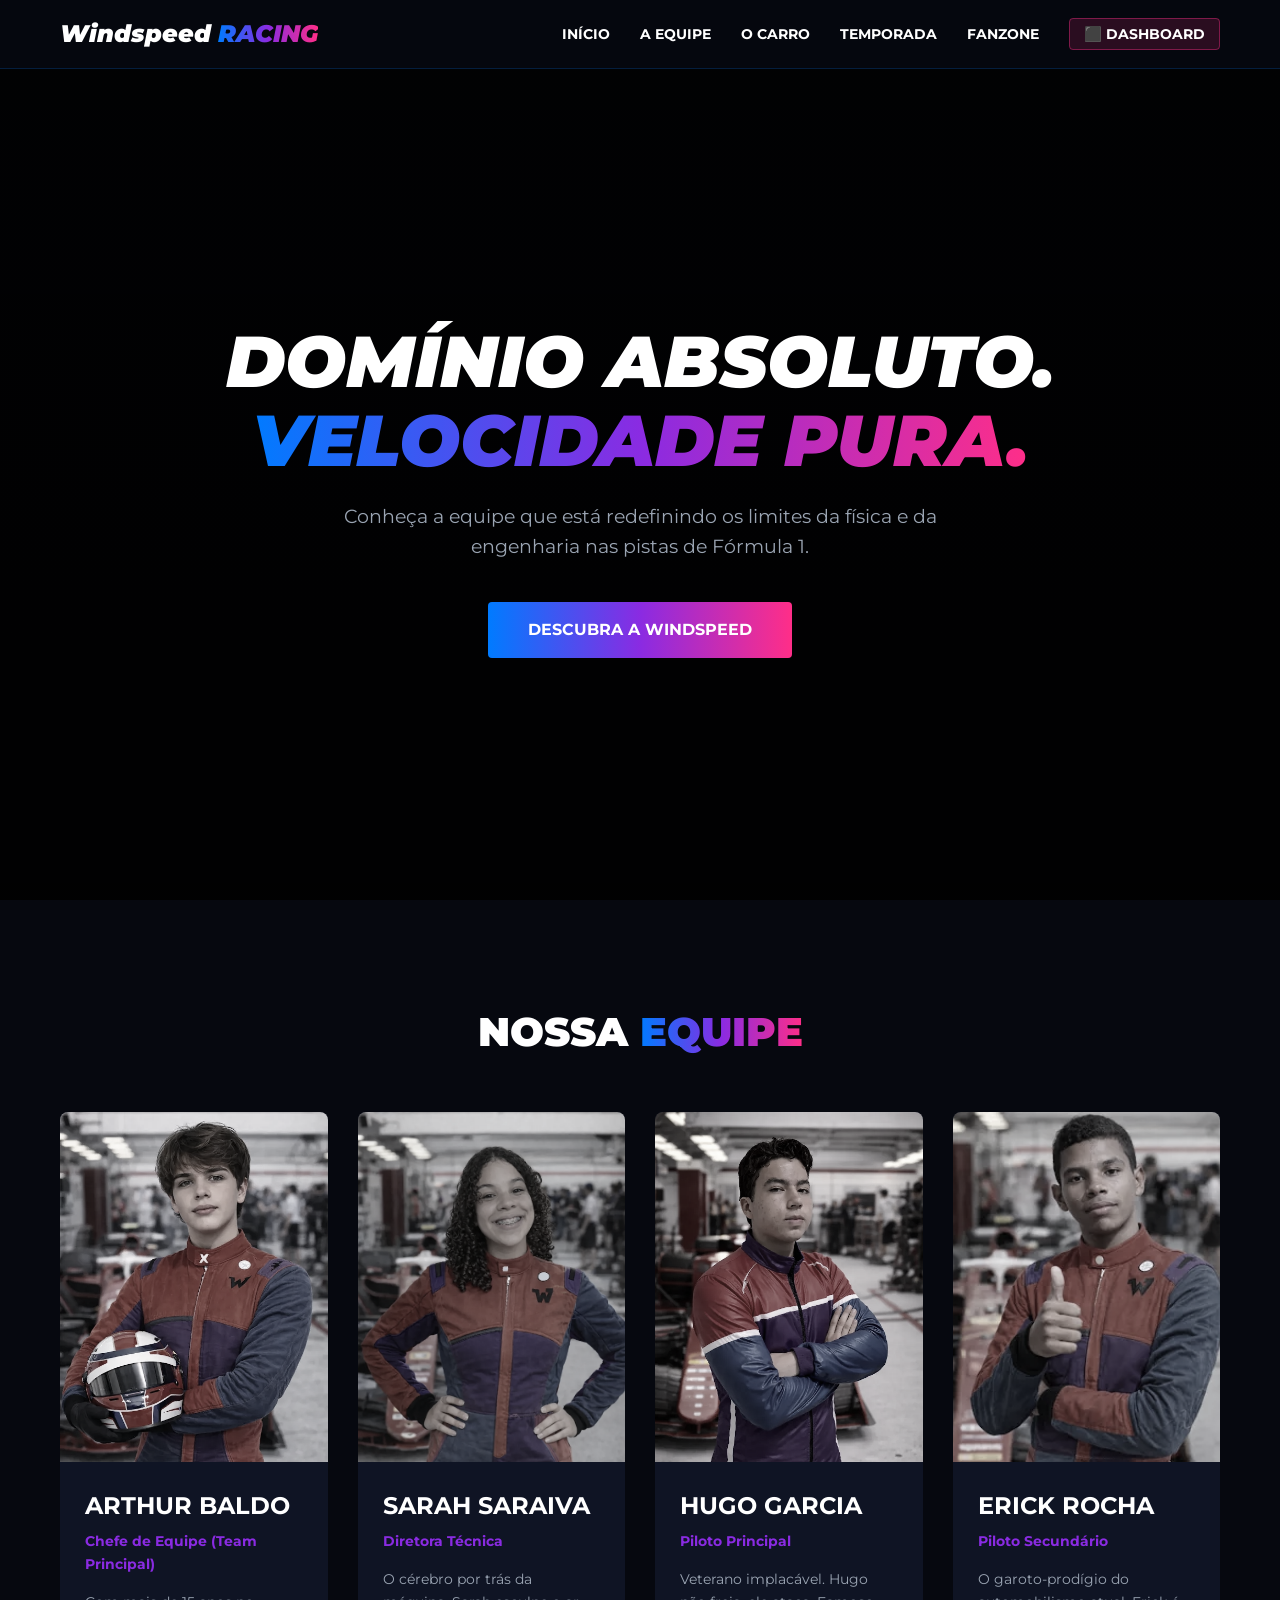
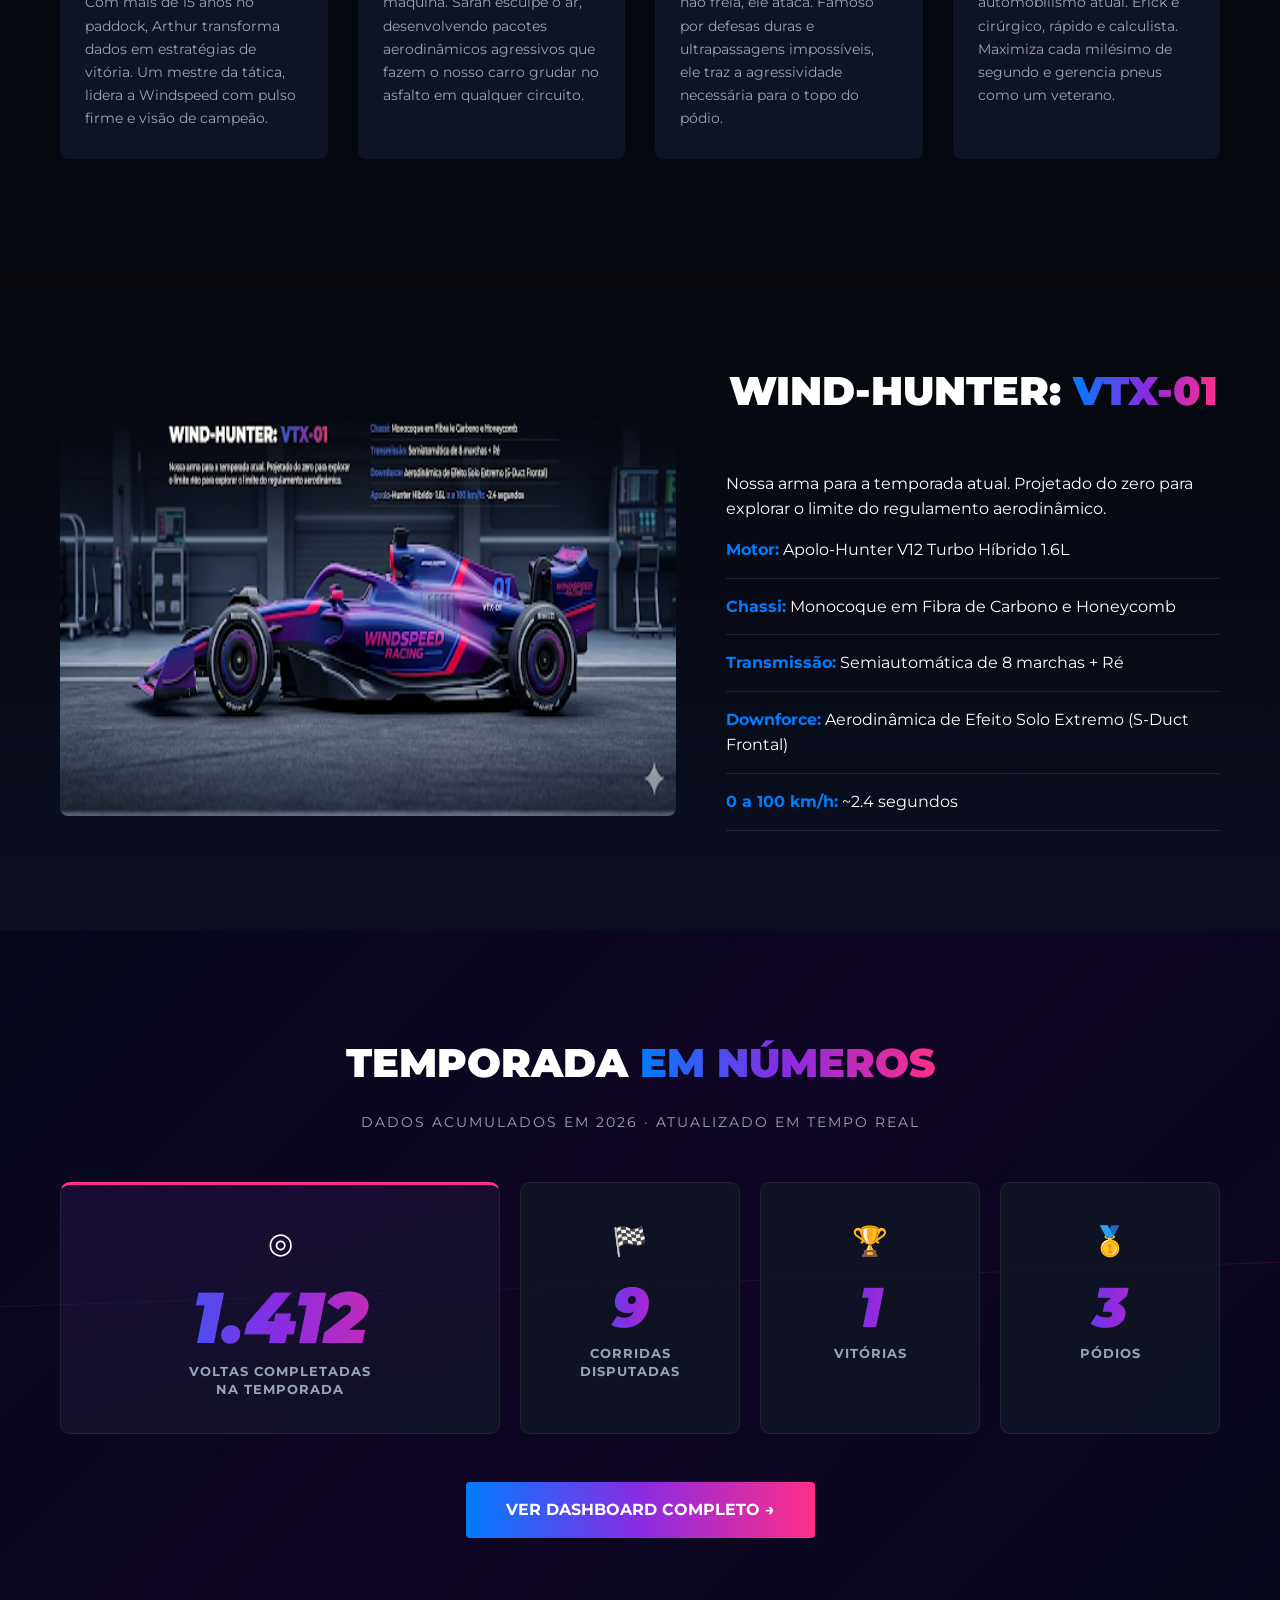
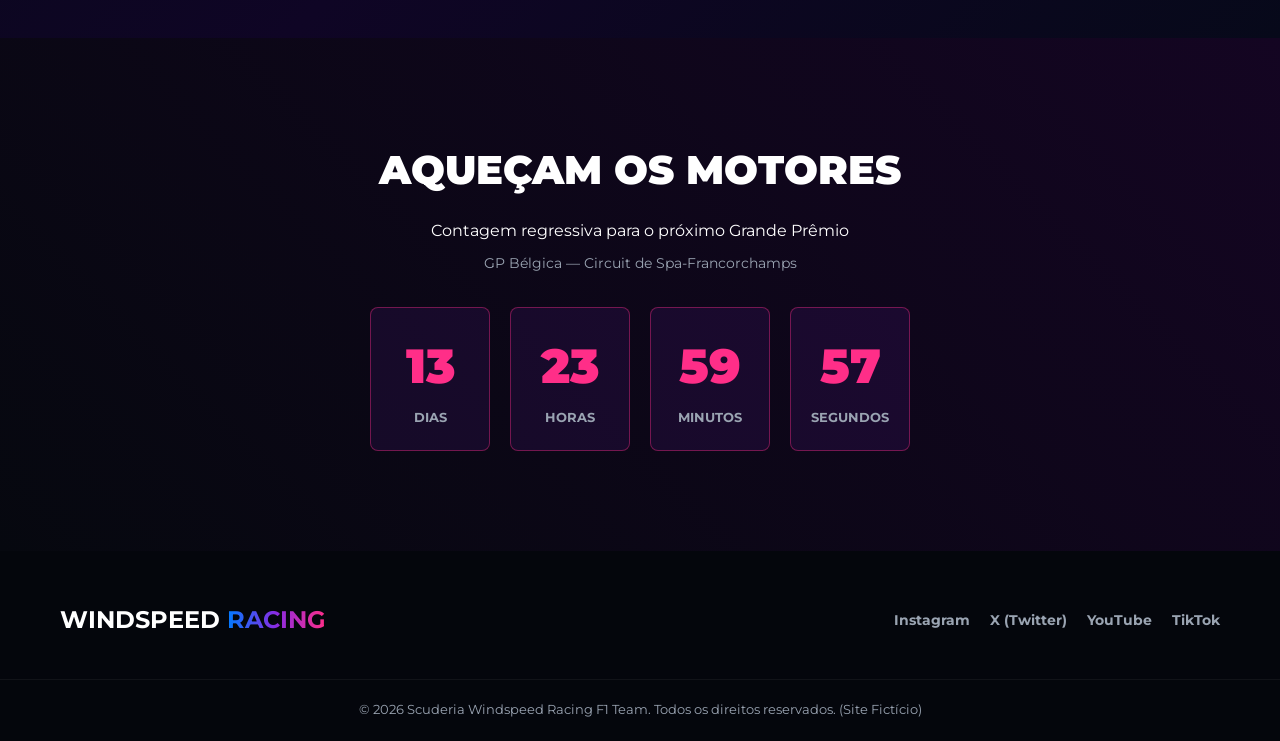
<file: index.html>
<!DOCTYPE html>
<html lang="pt-BR">
<head>
    <meta charset="UTF-8">
    <meta name="viewport" content="width=device-width, initial-scale=1.0">
    <title>Windspeed | F1 Team</title>
    <link rel="preconnect" href="https://fonts.googleapis.com">
    <link rel="preconnect" href="https://fonts.gstatic.com" crossorigin>
    <link href="https://fonts.googleapis.com/css2?family=Montserrat:ital,wght@0,300;0,500;0,700;0,900;1,900&display=swap" rel="stylesheet">
    <link rel="stylesheet" href="style.css">
</head>
<body>

    <header class="navbar">
        <div class="nav-container">
            <div class="logo">
                <a href="#home">Windspeed <span>RACING</span></a>
            </div>
            <nav>
                <ul class="nav-links">
                    <li><a href="#home"    class="nav-item">Início</a></li>
                    <li><a href="#equipe"  class="nav-item">A Equipe</a></li>
                    <li><a href="#carro"   class="nav-item">O Carro</a></li>
                    <li><a href="#stats"   class="nav-item">Temporada</a></li>
                    <li><a href="#fanzone" class="nav-item">Fanzone</a></li>
                    <li><a href="dashboard.html" class="nav-item nav-dashboard">⬛ Dashboard</a></li>
                </ul>
            </nav>
            <div class="hamburger">
                <span class="bar"></span>
                <span class="bar"></span>
                <span class="bar"></span>
            </div>
        </div>
    </header>

    <!-- ═══════════════════════ HERO ═══════════════════════════════════════ -->
    <section id="home" class="hero">
        <div class="hero-content">
            <h1>DOMÍNIO ABSOLUTO.<br><span>VELOCIDADE PURA.</span></h1>
            <p>Conheça a equipe que está redefinindo os limites da física e da engenharia nas pistas de Fórmula 1.</p>
            <a href="#equipe" class="btn-cta nav-item">Descubra a Windspeed</a>
        </div>
    </section>

    <!-- ═══════════════════════ EQUIPE ════════════════════════════════════ -->
    <section id="equipe" class="team-section">
        <div class="container">
            <h2 class="section-title">Nossa <span>Equipe</span></h2>
            <div class="team-grid">

                <article class="team-card">
                    <img src="./baldo.webp" alt="Arthur Baldo">
                    <div class="card-content">
                        <h3>Arthur Baldo</h3>
                        <span class="role">Chefe de Equipe (Team Principal)</span>
                        <p>Com mais de 15 anos no paddock, Arthur transforma dados em estratégias de vitória. Um mestre da tática, lidera a Windspeed com pulso firme e visão de campeão.</p>
                    </div>
                </article>

                <article class="team-card">
                    <img src="./sarah.webp" alt="Sarah Saraiva">
                    <div class="card-content">
                        <h3>Sarah Saraiva</h3>
                        <span class="role">Diretora Técnica</span>
                        <p>O cérebro por trás da máquina. Sarah esculpe o ar, desenvolvendo pacotes aerodinâmicos agressivos que fazem o nosso carro grudar no asfalto em qualquer circuito.</p>
                    </div>
                </article>

                <article class="team-card">
                    <img src="./hugocerto.webp" alt="Hugo Garcia">
                    <div class="card-content">
                        <h3>Hugo Garcia</h3>
                        <span class="role">Piloto Principal</span>
                        <p>Veterano implacável. Hugo não freia, ele ataca. Famoso por defesas duras e ultrapassagens impossíveis, ele traz a agressividade necessária para o topo do pódio.</p>
                    </div>
                </article>

                <article class="team-card">
                    <img src="./erik.webp" alt="Erick Rocha">
                    <div class="card-content">
                        <h3>Erick Rocha</h3>
                        <span class="role">Piloto Secundário</span>
                        <p>O garoto-prodígio do automobilismo atual. Erick é cirúrgico, rápido e calculista. Maximiza cada milésimo de segundo e gerencia pneus como um veterano.</p>
                    </div>
                </article>

            </div>
        </div>
    </section>

    <!-- ═══════════════════════ CARRO ═════════════════════════════════════ -->
    <section id="carro" class="car-section">
        <div class="container car-container">
            <div class="car-image">
                <img src="./carro certo.png" alt="Carro F1 VTX-01" width="750" height="450">
            </div>
            <div class="car-info">
                <h2 class="section-title">Wind-hunter: <span>VTX-01</span></h2>
                <p>Nossa arma para a temporada atual. Projetado do zero para explorar o limite do regulamento aerodinâmico.</p>
                <ul class="specs-list">
                    <li><strong>Motor:</strong> Apolo-Hunter V12 Turbo Híbrido 1.6L</li>
                    <li><strong>Chassi:</strong> Monocoque em Fibra de Carbono e Honeycomb</li>
                    <li><strong>Transmissão:</strong> Semiautomática de 8 marchas + Ré</li>
                    <li><strong>Downforce:</strong> Aerodinâmica de Efeito Solo Extremo (S-Duct Frontal)</li>
                    <li><strong>0 a 100 km/h:</strong> ~2.4 segundos</li>
                </ul>
            </div>
        </div>
    </section>

    <!-- ═══════════════════════ STATS / CONTADOR DE VOLTAS ════════════════ -->
    <!--
        SEÇÃO DE ESTATÍSTICAS DA TEMPORADA
        Os valores são carregados dinamicamente pelo script.js via API.getTeamStats().
        Os IDs (stat-laps, stat-races, etc.) são o contrato entre o HTML e o JS —
        não altere os IDs sem atualizar o counterMap em script.js.
    -->
    <section id="stats" class="stats-section">
        <div class="container">
            <h2 class="section-title">Temporada <span>em Números</span></h2>
            <p class="stats-subtitle">Dados acumulados em 2026 · Atualizado em tempo real</p>

            <div class="stats-grid">

                <!-- DESTAQUE: Contador de Voltas -->
                <div class="stat-card stat-card--featured">
                    <div class="stat-icon">◎</div>
                    <span class="stat-value" id="stat-laps">—</span>
                    <span class="stat-label">Voltas Completadas<br>na Temporada</span>
                    <div class="stat-track-line"></div>
                </div>

                <div class="stat-card">
                    <div class="stat-icon">🏁</div>
                    <span class="stat-value" id="stat-races">—</span>
                    <span class="stat-label">Corridas Disputadas</span>
                </div>

                <div class="stat-card">
                    <div class="stat-icon">🏆</div>
                    <span class="stat-value" id="stat-wins">—</span>
                    <span class="stat-label">Vitórias</span>
                </div>

                <div class="stat-card">
                    <div class="stat-icon">🥇</div>
                    <span class="stat-value" id="stat-podiums">—</span>
                    <span class="stat-label">Pódios</span>
                </div>

            </div>

            <div class="stats-cta">
                <a href="dashboard.html" class="btn-cta">Ver Dashboard Completo →</a>
            </div>
        </div>
    </section>

    <!-- ═══════════════════════ FANZONE ═══════════════════════════════════ -->
    <section id="fanzone" class="fanzone-section">
        <div class="container text-center">
            <h2 class="section-title">Aqueçam os Motores</h2>
            <!-- Subtítulo atualizado dinamicamente pelo script.js -->
            <p class="fanzone-subtitle">Contagem regressiva para o próximo Grande Prêmio</p>
            <!-- Nome do GP atualizado dinamicamente -->
            <p class="gp-name" style="color: var(--text-muted); font-size: 0.9rem; margin-bottom: 2rem;"></p>

            <div class="countdown-container">
                <div class="time-box">
                    <span id="days">00</span>
                    <span class="label">Dias</span>
                </div>
                <div class="time-box">
                    <span id="hours">00</span>
                    <span class="label">Horas</span>
                </div>
                <div class="time-box">
                    <span id="minutes">00</span>
                    <span class="label">Minutos</span>
                </div>
                <div class="time-box">
                    <span id="seconds">00</span>
                    <span class="label">Segundos</span>
                </div>
            </div>
        </div>
    </section>

    <!-- ═══════════════════════ FOOTER ════════════════════════════════════ -->
    <footer>
        <div class="container footer-content">
            <div class="footer-logo">
                <h2>Windspeed <span>RACING</span></h2>
            </div>
            <div class="social-links">
                <a href="#">Instagram</a>
                <a href="#">X (Twitter)</a>
                <a href="#">YouTube</a>
                <a href="#">TikTok</a>
            </div>
        </div>
        <div class="footer-bottom">
            <p>&copy; 2026 Scuderia Windspeed Racing F1 Team. Todos os direitos reservados. (Site Fictício)</p>
        </div>
    </footer>

    <!-- api-mock.js deve vir ANTES de script.js -->
    <script src="api-mock.js"></script>
    <script src="script.js"></script>
</body>
</html>
</file>
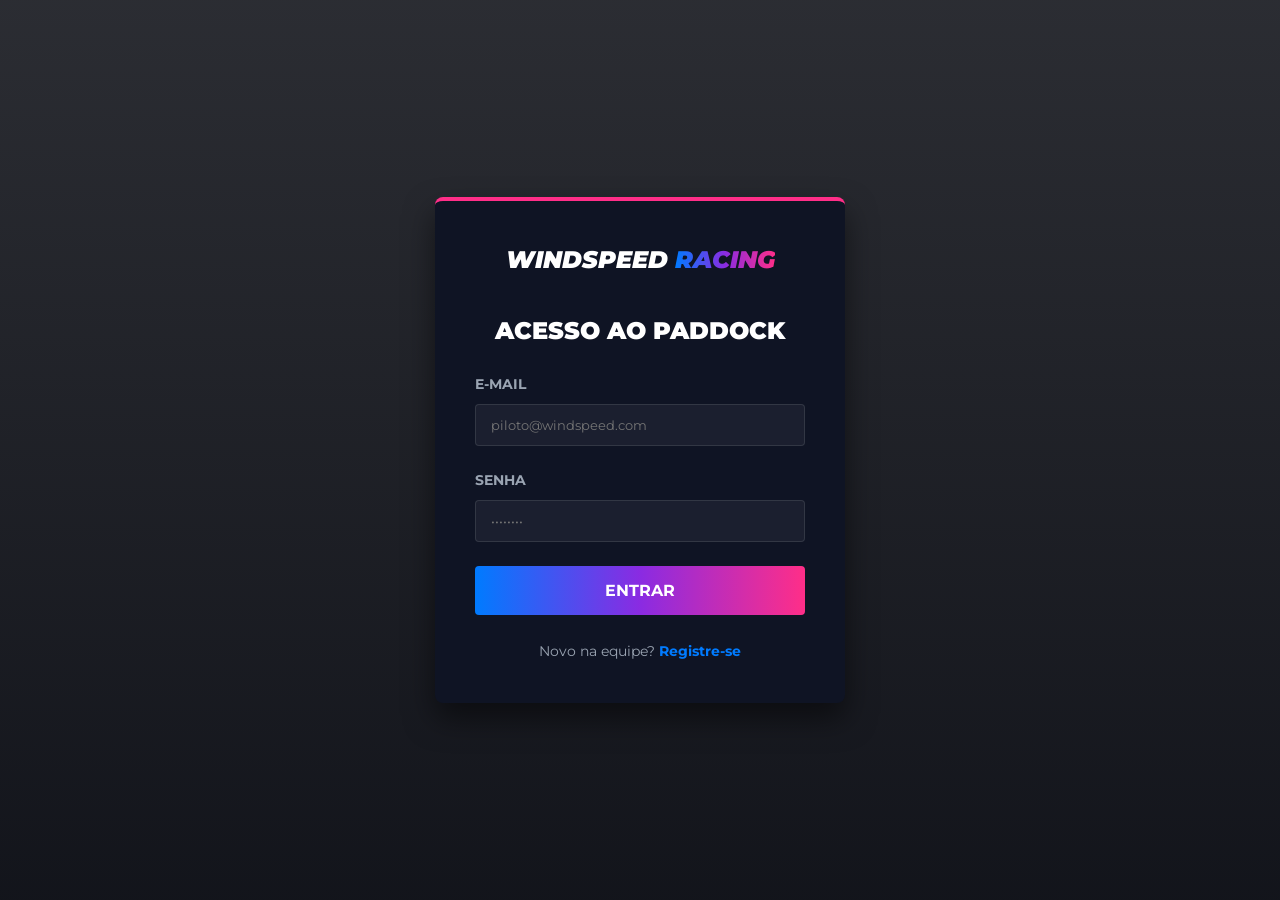
<file: admin-dashboard.html>
<!DOCTYPE html>
<html lang="pt-BR">

<head>
    <meta charset="UTF-8">
    <meta name="viewport" content="width=device-width, initial-scale=1.0">
    <title>Admin Dashboard | Windspeed Racing</title>
    <link href="https://fonts.googleapis.com/css2?family=Montserrat:wght@300;500;700;900&display=swap" rel="stylesheet">
    <style>
        :root {
            --bg-dark: #06080f;
            --bg-card: #0f1424;
            --primary-blue: #007bff;
            --primary-pink: #ff2e88;
            --gradient-main: linear-gradient(90deg, #007bff, #8a2be2, #ff2e88);
            --text-light: #ffffff;
            --text-muted: #9aa4b2;
            --font-main: 'Montserrat', sans-serif;
            --color-success: #00e676;
        }

        * {
            margin: 0;
            padding: 0;
            box-sizing: border-box;
        }

        body {
            font-family: var(--font-main);
            background: var(--bg-dark);
            color: var(--text-light);
            min-height: 100vh;
        }

        /* TOPBAR */
        .topbar {
            background: var(--bg-card);
            border-bottom: 3px solid;
            border-image: var(--gradient-main) 1;
            padding: 15px 30px;
            display: flex;
            justify-content: space-between;
            align-items: center;
        }

        .topbar-logo {
            font-size: 1.2rem;
            font-weight: 900;
            font-style: italic;
            text-transform: uppercase;
        }

        .topbar-logo span {
            background: var(--gradient-main);
            -webkit-background-clip: text;
            background-clip: text;
            -webkit-text-fill-color: transparent;
        }

        .topbar-right {
            display: flex;
            align-items: center;
            gap: 20px;
        }

        .admin-badge {
            font-size: 0.75rem;
            color: var(--primary-blue);
            font-weight: 700;
            letter-spacing: 2px;
            text-transform: uppercase;
        }

        .btn-logout {
            background: transparent;
            border: 1px solid var(--primary-pink);
            color: var(--primary-pink);
            padding: 8px 16px;
            border-radius: 4px;
            cursor: pointer;
            font-family: var(--font-main);
            font-weight: 700;
            font-size: 0.8rem;
            text-transform: uppercase;
        }

        .btn-logout:hover {
            background: var(--primary-pink);
            color: white;
        }

        /* CONTEÚDO */
        .container {
            padding: 30px;
            max-width: 1200px;
            margin: 0 auto;
        }

        h1 {
            font-size: 1.5rem;
            text-transform: uppercase;
            margin-bottom: 0.3rem;
        }

        .subtitle {
            color: var(--text-muted);
            font-size: 0.85rem;
            margin-bottom: 2rem;
        }

        /* KPI */
        .kpi-row {
            display: flex;
            gap: 20px;
            margin-bottom: 2rem;
            flex-wrap: wrap;
        }

        .kpi {
            background: var(--bg-card);
            border-radius: 8px;
            padding: 20px 25px;
            flex: 1;
            min-width: 150px;
            border-top: 3px solid var(--primary-blue);
        }

        .kpi-label {
            font-size: 0.75rem;
            color: var(--text-muted);
            text-transform: uppercase;
            font-weight: 700;
        }

        .kpi-value {
            font-size: 2rem;
            font-weight: 900;
            margin-top: 5px;
        }

        /* TABELA */
        .card {
            background: var(--bg-card);
            border-radius: 8px;
            padding: 25px;
            border-top: 3px solid var(--primary-pink);
        }

        .card-header {
            display: flex;
            justify-content: space-between;
            align-items: center;
            margin-bottom: 20px;
        }

        .card-header h2 {
            font-size: 1rem;
            text-transform: uppercase;
            font-weight: 900;
        }

        .btn-refresh {
            background: var(--gradient-main);
            border: none;
            color: white;
            padding: 8px 16px;
            border-radius: 4px;
            cursor: pointer;
            font-family: var(--font-main);
            font-weight: 700;
            font-size: 0.8rem;
        }

        table {
            width: 100%;
            border-collapse: collapse;
        }

        thead tr {
            border-bottom: 2px solid rgba(255, 255, 255, 0.1);
        }

        th {
            padding: 10px 15px;
            text-align: left;
            font-size: 0.75rem;
            text-transform: uppercase;
            color: var(--text-muted);
            font-weight: 700;
        }

        td {
            padding: 14px 15px;
            font-size: 0.9rem;
            border-bottom: 1px solid rgba(255, 255, 255, 0.05);
        }

        tr:hover td {
            background: rgba(255, 255, 255, 0.03);
        }

        .badge-login {
            background: rgba(0, 230, 118, 0.15);
            border: 1px solid var(--color-success);
            color: var(--color-success);
            padding: 3px 10px;
            border-radius: 20px;
            font-size: 0.75rem;
            font-weight: 700;
        }

        .never {
            color: var(--text-muted);
            font-style: italic;
        }

        .loading-row {
            text-align: center;
            color: var(--text-muted);
            padding: 30px;
        }
    </style>
</head>

<body>

    <div class="topbar">
        <div class="topbar-logo">Windspeed <span>RACING</span></div>
        <div class="topbar-right">
            <span class="admin-badge">⚙ Admin: <span id="admin-nome">—</span></span>
            <button class="btn-logout" onclick="logout()">Sair</button>
        </div>
    </div>

    <div class="container">
        <h1>Painel Administrativo</h1>
        <p class="subtitle">Gerencie os membros registrados na plataforma</p>

        <div class="kpi-row">
            <div class="kpi">
                <div class="kpi-label">Total de Usuários</div>
                <div class="kpi-value" id="kpi-total">—</div>
            </div>
            <div class="kpi">
                <div class="kpi-label">Já Fizeram Login</div>
                <div class="kpi-value" id="kpi-logados">—</div>
            </div>
            <div class="kpi">
                <div class="kpi-label">Nunca Logaram</div>
                <div class="kpi-value" id="kpi-nunca">—</div>
            </div>
        </div>

        <div class="card">
            <div class="card-header">
                <h2>👥 Usuários Registrados</h2>
                <button class="btn-refresh" onclick="carregarUsuarios()">↻ Atualizar</button>
            </div>
            <table>
                <thead>
                    <tr>
                        <th>#</th>
                        <th>Nome</th>
                        <th>E-mail</th>
                        <th>Último Login</th>
                        <th>Total Logins</th>
                    </tr>
                </thead>
                <tbody id="tabela-usuarios">
                    <tr>
                        <td colspan="5" class="loading-row">Carregando...</td>
                    </tr>
                </tbody>
            </table>
        </div>
    </div>

    <script>
        const token = localStorage.getItem('token');
        const admin = JSON.parse(localStorage.getItem('usuario') || '{}');

        // Proteção: redireciona se não estiver logado como admin
        if (!token) window.location.href = 'login.html';

        document.getElementById('admin-nome').textContent = admin.nome || 'Admin';

        function logout() {
            localStorage.removeItem('token');
            localStorage.removeItem('usuario');
            window.location.href = 'login.html';
        }

        function formatarData(dateStr) {
            if (!dateStr) return '<span class="never">Nunca</span>';
            const d = new Date(dateStr);
            return d.toLocaleString('pt-BR');
        }

        async function carregarUsuarios() {
            const tbody = document.getElementById('tabela-usuarios');
            tbody.innerHTML = '<tr><td colspan="5" class="loading-row">Carregando...</td></tr>';

            try {
                const res = await fetch('http://localhost:3000/usuarios', {
                    headers: { 'Authorization': `Bearer ${token}` }
                });

                const usuarios = await res.json();

                // ─── Filtra o próprio admin da lista ───
                const lista = usuarios.filter(u => u.id !== admin.id);

                // KPIs
                const logados = lista.filter(u => u.ultimo_login).length;
                document.getElementById('kpi-total').textContent = lista.length;
                document.getElementById('kpi-logados').textContent = logados;
                document.getElementById('kpi-nunca').textContent = lista.length - logados;

                // Tabela
                if (lista.length === 0) {
                    tbody.innerHTML = '<tr><td colspan="5" class="loading-row">Nenhum usuário encontrado.</td></tr>';
                    return;
                }

                tbody.innerHTML = lista.map((u, i) => `
                    <tr>
                        <td>${i + 1}</td>
                        <td>${u.nome}</td>
                        <td>${u.email}</td>
                        <td>${formatarData(u.ultimo_login)}</td>
                        <td>${u.total_logins > 0 ? `<span class="badge-login">${u.total_logins}x</span>` : '<span class="never">0</span>'}</td>
                    </tr>
                `).join('');

            } catch (err) {
                tbody.innerHTML = '<tr><td colspan="5" class="loading-row">Erro ao conectar ao servidor.</td></tr>';
            }
        }

        carregarUsuarios();
    </script>

</body>

</html>
</file>
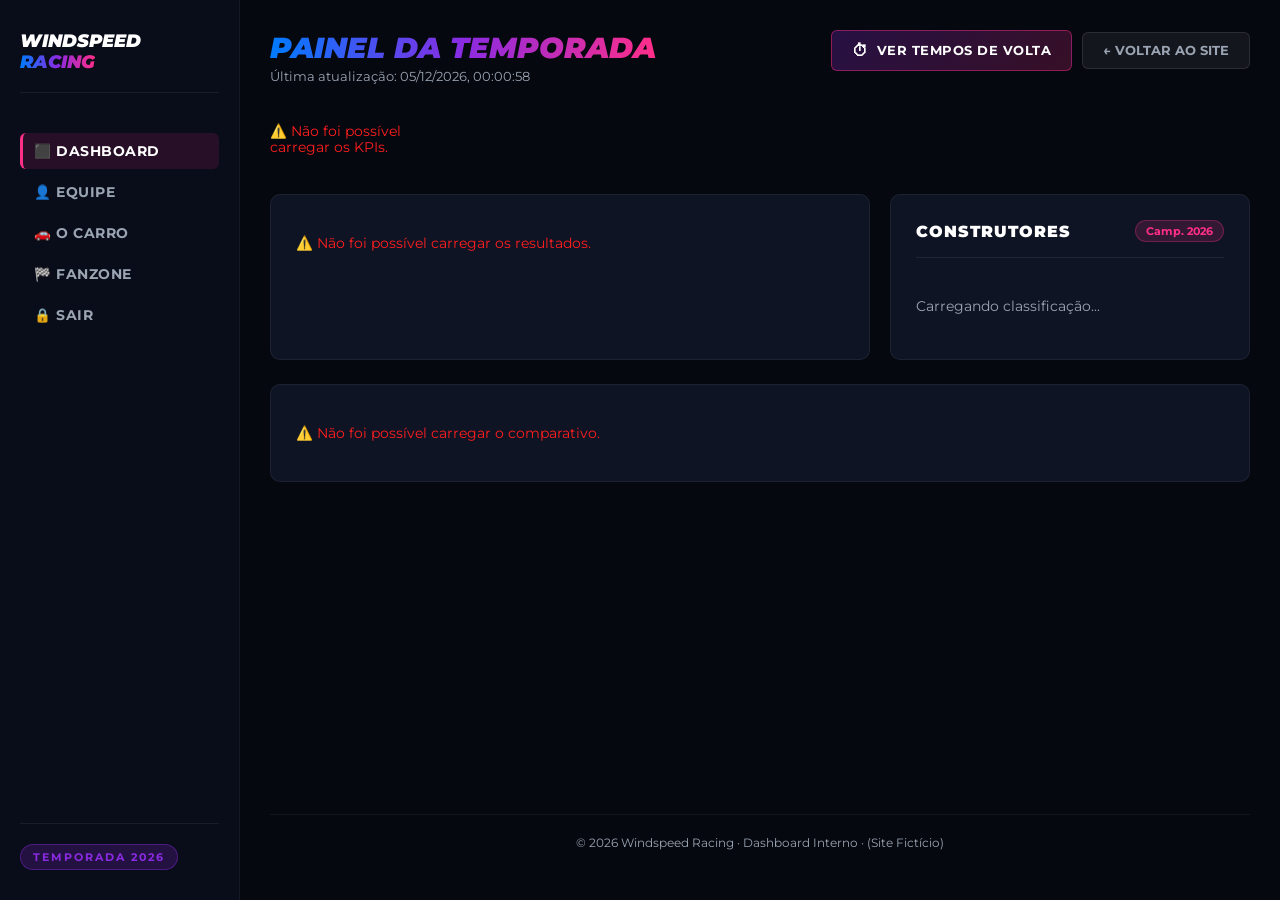
<file: dashboard.html>
<!DOCTYPE html>
<html lang="pt-BR">
<head>
    <meta charset="UTF-8">
    <meta name="viewport" content="width=device-width, initial-scale=1.0">
    <title>Dashboard | Windspeed Racing</title>
    <link rel="preconnect" href="https://fonts.googleapis.com">
    <link rel="preconnect" href="https://fonts.gstatic.com" crossorigin>
    <link href="https://fonts.googleapis.com/css2?family=Montserrat:ital,wght@0,300;0,500;0,700;0,900;1,900&display=swap" rel="stylesheet">
    <link rel="stylesheet" href="dashboard.css">
</head>
<body>

    <!-- ═══ SIDEBAR ════════════════════════════════════════════════════════ -->
    <aside class="sidebar">
        <div class="sidebar-logo">
            <a href="index.html">Windspeed <span>RACING</span></a>
        </div>

        <nav class="sidebar-nav">
            <ul>
                <li class="active"><a href="dashboard.html">⬛ Dashboard</a></li>
                <li><a href="index.html#equipe">👤 Equipe</a></li>
                <li><a href="index.html#carro">🚗 O Carro</a></li>
                <li><a href="index.html#fanzone">🏁 Fanzone</a></li>
                <li><a href="#" onclick="logout()">🔒 Sair</a></li>
            </ul>
        </nav>

        <div class="sidebar-season">
            <span class="season-tag">TEMPORADA 2026</span>
        </div>
    </aside>

    <!-- ═══ MAIN CONTENT ════════════════════════════════════════════════════ -->
    <main class="dash-main">

        <!-- TOPBAR -->
        <header class="dash-topbar">
            <div class="topbar-title">
                <h1>Painel da Temporada</h1>
                <p>Última atualização: <span id="last-updated">—</span></p>
            </div>
            <div class="topbar-actions">
                <!-- ✅ NOVO BOTÃO -->
                <button class="btn-lap-times" onclick="openLapTimesModal()">
                    <span class="btn-lap-icon">⏱</span> Ver Tempos de Volta
                </button>
                <a href="index.html" class="btn-back">← Voltar ao Site</a>
            </div>
        </header>

        <!-- ─── KPI CARDS ─────────────────────────────────────────────────── -->
        <section id="kpi-section" class="kpi-grid">

            <div class="kpi-card loading featured-kpi">
                <span class="kpi-label">Posição no Campeonato</span>
                <span class="kpi-value" id="kpi-position">—</span>
                <span class="kpi-sub">Construtores 2026</span>
            </div>

            <div class="kpi-card loading">
                <span class="kpi-label">Pontos</span>
                <span class="kpi-value" id="kpi-points">—</span>
                <span class="kpi-sub">Total na temporada</span>
            </div>

            <div class="kpi-card loading">
                <span class="kpi-label">Vitórias</span>
                <span class="kpi-value" id="kpi-wins">—</span>
                <span class="kpi-sub">em 12 corridas</span>
            </div>

            <div class="kpi-card loading">
                <span class="kpi-label">Pódios</span>
                <span class="kpi-value" id="kpi-podiums">—</span>
                <span class="kpi-sub">em 12 corridas</span>
            </div>

            <div class="kpi-card loading kpi-laps">
                <span class="kpi-label">◎ Voltas Completadas</span>
                <span class="kpi-value" id="kpi-laps">—</span>
                <span class="kpi-sub">Ambos os pilotos · Temporada 2026</span>
            </div>

            <div class="kpi-card loading">
                <span class="kpi-label">DNFs</span>
                <span class="kpi-value" id="kpi-dnfs">—</span>
                <span class="kpi-sub">Abandonos na temporada</span>
            </div>

        </section>

        <!-- ─── LINHA PRINCIPAL: RESULTADOS + STANDINGS ───────────────────── -->
        <div class="dash-row">

            <section id="results-section" class="dash-card dash-card--wide">
                <div class="dash-card-header">
                    <h2>Resultados das Corridas</h2>
                    <span class="badge">2026</span>
                </div>
                <div class="table-wrapper">
                    <table class="results-table">
                        <thead>
                            <tr>
                                <th>#</th>
                                <th>Grande Prêmio</th>
                                <th>Hugo Garcia</th>
                                <th>Erick Rocha</th>
                                <th>Pontos</th>
                            </tr>
                        </thead>
                        <tbody id="results-tbody">
                            <tr><td colspan="5" class="loading-row">Carregando resultados...</td></tr>
                        </tbody>
                    </table>
                </div>
            </section>

            <section id="standings-section" class="dash-card">
                <div class="dash-card-header">
                    <h2>Construtores</h2>
                    <span class="badge">Camp. 2026</span>
                </div>
                <div id="standings-list">
                    <p class="loading-row">Carregando classificação...</p>
                </div>
            </section>

        </div>

        <!-- ─── COMPARATIVO DE PILOTOS ────────────────────────────────────── -->
        <section id="comparison-section" class="dash-card dash-card--full">
            <div class="dash-card-header">
                <h2>Comparativo de Pilotos</h2>
                <span class="badge">Temporada 2026</span>
            </div>
            <div id="driver-comparison">
                <p class="loading-row">Carregando comparativo...</p>
            </div>
        </section>

        <footer class="dash-footer">
            <p>&copy; 2026 Windspeed Racing · Dashboard Interno · (Site Fictício)</p>
        </footer>

    </main>

    <!-- ═══ MODAL: TEMPOS DE VOLTA ══════════════════════════════════════════ -->
    <div id="lap-times-modal" class="modal-overlay" onclick="closeLapTimesModal(event)">
        <div class="modal-box">

            <div class="modal-header">
                <div class="modal-title-wrap">
                    <span class="modal-icon">⏱</span>
                    <div>
                        <h2 class="modal-title">Tempos de Volta</h2>
                        <p class="modal-subtitle" id="modal-user-label">Carregando usuário...</p>
                    </div>
                </div>
                <button class="modal-close" onclick="closeLapTimesModal()">✕</button>
            </div>

            <!-- Stats rápidas do usuário logado -->
            <div class="modal-stats" id="modal-stats">
                <div class="mstat">
                    <span class="mstat-label">Total de Voltas</span>
                    <span class="mstat-value" id="mstat-total">—</span>
                </div>
                <div class="mstat mstat--highlight">
                    <span class="mstat-label">🏆 Melhor Tempo</span>
                    <span class="mstat-value" id="mstat-best">—</span>
                </div>
                <div class="mstat">
                    <span class="mstat-label">Tempo Médio</span>
                    <span class="mstat-value" id="mstat-avg">—</span>
                </div>
                <div class="mstat">
                    <span class="mstat-label">Último Tempo</span>
                    <span class="mstat-value" id="mstat-last">—</span>
                </div>
            </div>

            <!-- Tabela de voltas -->
            <div class="modal-body">
                <div class="modal-table-header">
                    <span>Lista de Voltas Registradas</span>
                    <span id="modal-lap-count" class="modal-count-badge">0 voltas</span>
                </div>
                <div class="modal-table-wrap">
                    <table class="results-table modal-table">
                        <thead>
                            <tr>
                                <th>#</th>
                                <th>Data</th>
                                <th>Tempo</th>
                                <th>Status</th>
                            </tr>
                        </thead>
                        <tbody id="modal-tbody">
                            <tr><td colspan="4" class="loading-row">Carregando...</td></tr>
                        </tbody>
                    </table>
                </div>
            </div>

            <div class="modal-footer">
                <button class="btn-lap-times" onclick="registrarVolta()">🏁 Registrar Volta</button>
                <button class="btn-modal-close" onclick="closeLapTimesModal()">Fechar</button>
            </div>

        </div>
    </div>

    <script src="api-mock.js"></script>
    <script src="dashboard.js"></script>
    <script>
        function logout() {
            localStorage.removeItem('token');
            localStorage.removeItem('usuario');
            window.location.href = 'login.html';
        }
    </script>
</body>
</html>
</file>
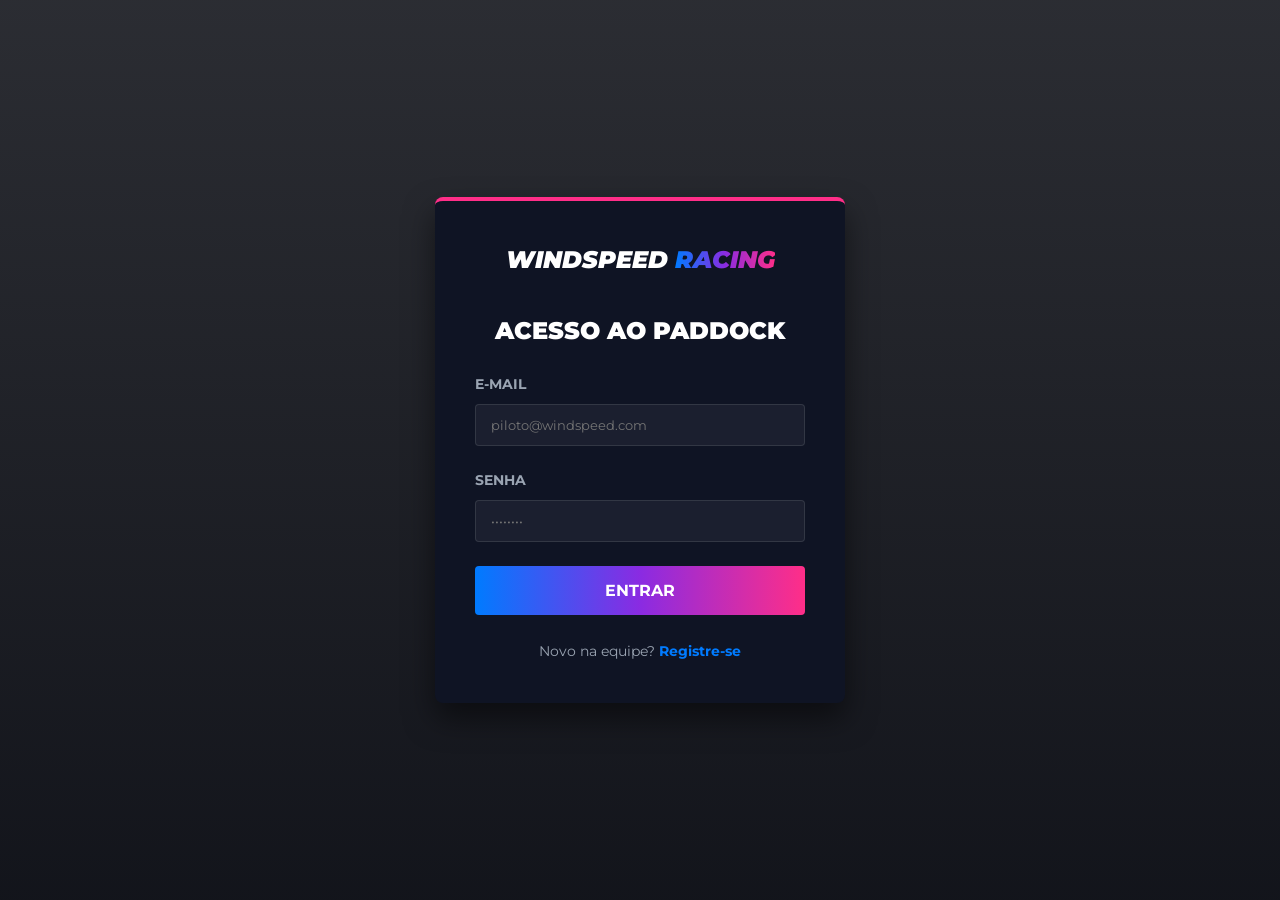
<file: login.html>
<!DOCTYPE html>
<html lang="pt-BR">

<head>
    <meta charset="UTF-8">
    <meta name="viewport" content="width=device-width, initial-scale=1.0">
    <title>Acesso | Windspeed Racing</title>
    <link
        href="https://fonts.googleapis.com/css2?family=Montserrat:ital,wght@0,300;0,500;0,700;0,900;1,900&display=swap"
        rel="stylesheet">

    <style>
        :root {
            --bg-dark: #06080f;
            --bg-card: #0f1424;
            --primary-blue: #007bff;
            --primary-purple: #8a2be2;
            --primary-pink: #ff2e88;
            --gradient-main: linear-gradient(90deg, #007bff, #8a2be2, #ff2e88);
            --text-light: #ffffff;
            --text-muted: #9aa4b2;
            --font-main: 'Montserrat', sans-serif;
            --transition-fast: 0.3s ease;
            --color-success: #00e676;
            --color-error: #ff4d6d;
        }

        * {
            margin: 0;
            padding: 0;
            box-sizing: border-box;
        }

        body {
            font-family: var(--font-main);
            color: var(--text-light);
            line-height: 1.6;
            background: linear-gradient(rgba(6, 8, 15, 0.85), rgba(6, 8, 15, 0.95)),
                url('https://via.placeholder.com/1920x1080/0a0f1f/8a2be2?text=F1+Paddock') center/cover;
            height: 100vh;
            display: flex;
            align-items: center;
            justify-content: center;
            overflow: hidden;
        }

        a {
            text-decoration: none;
            color: inherit;
        }

        .auth-wrapper {
            width: 100%;
            max-width: 450px;
            padding: 20px;
        }

        .auth-card {
            background: var(--bg-card);
            padding: 40px;
            border-radius: 8px;
            border-top: 4px solid var(--primary-pink);
            box-shadow: 0 15px 30px rgba(0, 0, 0, 0.5);
            transition: var(--transition-fast);
        }

        .hidden {
            display: none;
        }

        .logo {
            text-align: center;
            margin-bottom: 2rem;
            font-size: 1.5rem;
            font-weight: 900;
            font-style: italic;
            text-transform: uppercase;
        }

        .logo span {
            background: var(--gradient-main);
            -webkit-background-clip: text;
            background-clip: text;
            -webkit-text-fill-color: transparent;
        }

        .auth-title {
            font-size: 1.5rem;
            text-align: center;
            margin-bottom: 1.5rem;
            text-transform: uppercase;
            font-weight: 900;
        }

        .form-group {
            margin-bottom: 1.5rem;
        }

        .form-group label {
            display: block;
            font-size: 0.85rem;
            color: var(--text-muted);
            margin-bottom: 8px;
            text-transform: uppercase;
            font-weight: 700;
        }

        .form-control {
            width: 100%;
            padding: 12px 15px;
            background: rgba(255, 255, 255, 0.05);
            border: 1px solid rgba(255, 255, 255, 0.1);
            border-radius: 4px;
            color: var(--text-light);
            font-family: var(--font-main);
            transition: var(--transition-fast);
        }

        .form-control:focus {
            outline: none;
            border-color: var(--primary-pink);
            background: rgba(255, 255, 255, 0.1);
            box-shadow: 0 0 10px rgba(255, 46, 136, 0.2);
        }

        .btn-cta {
            display: block;
            width: 100%;
            background: var(--gradient-main);
            color: var(--text-light);
            padding: 15px;
            font-size: 1rem;
            font-weight: 700;
            text-transform: uppercase;
            border-radius: 4px;
            border: none;
            cursor: pointer;
            transition: var(--transition-fast);
            margin-top: 10px;
            font-family: var(--font-main);
        }

        .btn-cta:hover:not(:disabled) {
            opacity: 0.9;
            transform: translateY(-2px);
        }

        .btn-cta:disabled {
            opacity: 0.6;
            cursor: not-allowed;
        }

        .auth-switch {
            text-align: center;
            margin-top: 25px;
            font-size: 0.9rem;
            color: var(--text-muted);
        }

        .auth-switch a {
            color: var(--primary-blue);
            font-weight: 700;
            transition: var(--transition-fast);
        }

        .auth-switch a:hover {
            color: var(--primary-pink);
        }

        /* ── FEEDBACK DE MENSAGEM ── */
        .auth-message {
            display: none;
            padding: 10px 14px;
            border-radius: 4px;
            font-size: 0.85rem;
            font-weight: 600;
            margin-bottom: 1rem;
            text-align: center;
        }

        .auth-message.success {
            display: block;
            background: rgba(0, 230, 118, 0.15);
            border: 1px solid var(--color-success);
            color: var(--color-success);
        }

        .auth-message.error {
            display: block;
            background: rgba(255, 77, 109, 0.15);
            border: 1px solid var(--color-error);
            color: var(--color-error);
        }
    </style>
</head>

<body>

    <div class="auth-wrapper">

        <!-- ═══ TELA DE LOGIN ═══ -->
        <div class="auth-card" id="login-box">
            <div class="logo">
                <a href="#">Windspeed <span>RACING</span></a>
            </div>
            <h2 class="auth-title">Acesso ao Paddock</h2>

            <div class="auth-message" id="login-message"></div>

            <div class="form-group">
                <label>E-mail</label>
                <input type="email" class="form-control" id="login-email" placeholder="piloto@windspeed.com" required>
            </div>
            <div class="form-group">
                <label>Senha</label>
                <input type="password" class="form-control" id="login-senha" placeholder="••••••••" required>
            </div>
            <button class="btn-cta" id="btn-login">Entrar</button>

            <p class="auth-switch">Novo na equipe? <a href="#" id="show-register">Registre-se</a></p>
        </div>

        <!-- ═══ TELA DE REGISTRO ═══ -->
        <div class="auth-card hidden" id="register-box">
            <div class="logo">
                <a href="#">Windspeed <span>RACING</span></a>
            </div>
            <h2 class="auth-title">Novo Membro</h2>

            <div class="auth-message" id="register-message"></div>

            <div class="form-group">
                <label>Nome Completo</label>
                <input type="text" class="form-control" id="register-nome" placeholder="Ex: Ayrton Senna" required>
            </div>
            <div class="form-group">
                <label>E-mail</label>
                <input type="email" class="form-control" id="register-email" placeholder="piloto@windspeed.com"
                    required>
            </div>
            <div class="form-group">
                <label>Senha</label>
                <input type="password" class="form-control" id="register-senha" placeholder="••••••••" required>
            </div>
            <button class="btn-cta" id="btn-register">Criar Conta</button>

            <p class="auth-switch">Já faz parte da equipe? <a href="#" id="show-login">Faça Login</a></p>
        </div>

    </div>

    <script>
        const API_URL = 'http://localhost:3000/usuarios';

        // ─── UTILITÁRIOS ─────────────────────────────────────────────────────
        function showMessage(elementId, text, type) {
            const el = document.getElementById(elementId);
            el.textContent = text;
            el.className = `auth-message ${type}`; // 'success' ou 'error'
        }

        function setLoading(btn, loading) {
            btn.disabled = loading;
            btn.textContent = loading ? 'Aguarde...' : btn.dataset.label;
        }

        // ─── ALTERNAR TELAS ───────────────────────────────────────────────────
        const loginBox = document.getElementById('login-box');
        const registerBox = document.getElementById('register-box');

        document.getElementById('show-register').addEventListener('click', (e) => {
            e.preventDefault();
            loginBox.classList.add('hidden');
            registerBox.classList.remove('hidden');
        });

        document.getElementById('show-login').addEventListener('click', (e) => {
            e.preventDefault();
            registerBox.classList.add('hidden');
            loginBox.classList.remove('hidden');
        });

        // ─── LOGIN ────────────────────────────────────────────────────────────
        const btnLogin = document.getElementById('btn-login');
        btnLogin.dataset.label = 'Entrar';

        btnLogin.addEventListener('click', async () => {
            const email = document.getElementById('login-email').value.trim();
            const senha = document.getElementById('login-senha').value;

            if (!email || !senha) {
                showMessage('login-message', 'Preencha e-mail e senha.', 'error');
                return;
            }

            setLoading(btnLogin, true);

            try {
                const res = await fetch(`${API_URL}/login`, {
                    method: 'POST',
                    headers: { 'Content-Type': 'application/json' },
                    body: JSON.stringify({ email, senha })
                });

                const data = await res.json();

                if (!res.ok) {
                    // Servidor retornou erro (401, 400, 500...)
                    showMessage('login-message', data.error || 'Erro ao fazer login.', 'error');
                    return;
                }

                // ✅ Login bem-sucedido: salva o token e redireciona
                localStorage.setItem('token', data.token);
                localStorage.setItem('usuario', JSON.stringify(data.user));

                showMessage('login-message', 'Login realizado! Redirecionando...', 'success');
                setTimeout(() => {
                    if (data.user.role === 'admin') {
                        window.location.href = 'admin-dashboard.html';
                    } else {
                        window.location.href = 'dashboard.html';
                    }
                }, 1000);

            } catch (err) {
                showMessage('login-message', 'Não foi possível conectar ao servidor.', 'error');
            } finally {
                setLoading(btnLogin, false);
            }
        });

        // ─── REGISTRO ─────────────────────────────────────────────────────────
        const btnRegister = document.getElementById('btn-register');
        btnRegister.dataset.label = 'Criar Conta';

        btnRegister.addEventListener('click', async () => {
            const nome = document.getElementById('register-nome').value.trim();
            const email = document.getElementById('register-email').value.trim();
            const senha = document.getElementById('register-senha').value;

            if (!nome || !email || !senha) {
                showMessage('register-message', 'Preencha todos os campos.', 'error');
                return;
            }

            if (senha.length < 6) {
                showMessage('register-message', 'A senha deve ter pelo menos 6 caracteres.', 'error');
                return;
            }

            setLoading(btnRegister, true);

            try {
                const res = await fetch(`${API_URL}/create`, {
                    method: 'POST',
                    headers: { 'Content-Type': 'application/json' },
                    body: JSON.stringify({ nome, email, senha })
                });

                const data = await res.json();

                if (!res.ok) {
                    showMessage('register-message', data.error || 'Erro ao criar conta.', 'error');
                    return;
                }

                // ✅ Cadastro bem-sucedido: vai para tela de login
                showMessage('register-message', 'Conta criada! Faça seu login.', 'success');
                setTimeout(() => {
                    registerBox.classList.add('hidden');
                    loginBox.classList.remove('hidden');
                    showMessage('login-message', 'Conta criada com sucesso! Entre agora.', 'success');
                }, 1500);

            } catch (err) {
                showMessage('register-message', 'Não foi possível conectar ao servidor.', 'error');
            } finally {
                setLoading(btnRegister, false);
            }
        });

    </script>

</body>

</html>
</file>
<file: style.css>
/* ═══════════════════════════════════════════════════════════════
   style.css — WINDSPEED RACING · ESTILOS GLOBAIS + STATS SECTION
   ═══════════════════════════════════════════════════════════════ */

   :root {
    --bg-dark:        #06080f;
    --bg-card:        #0f1424;
    --primary-blue:   #007bff;
    --primary-purple: #8a2be2;
    --primary-pink:   #ff2e88;
    --primary-red:    #ff1e1e;
    --gradient-main:  linear-gradient(90deg, #007bff, #8a2be2, #ff2e88);
    --text-light:     #ffffff;
    --text-muted:     #9aa4b2;
    --font-main:      'Montserrat', sans-serif;
    --transition-fast: 0.3s ease;
}

* { margin: 0; padding: 0; box-sizing: border-box; }

body {
    font-family: var(--font-main);
    background-color: var(--bg-dark);
    color: var(--text-light);
    line-height: 1.6;
    overflow-x: hidden;
}

h1, h2, h3 { text-transform: uppercase; }
a { text-decoration: none; color: inherit; }
ul { list-style: none; }

.container { max-width: 1200px; margin: 0 auto; padding: 0 20px; }

.section-title {
    font-size: 2.5rem;
    font-weight: 900;
    margin-bottom: 3rem;
    text-align: center;
}

.section-title span {
    background: var(--gradient-main);
    -webkit-background-clip: text;
    -webkit-text-fill-color: transparent;
}

/* ─── NAVBAR ──────────────────────────────────────────────────────────────── */
.navbar {
    position: fixed;
    top: 0;
    width: 100%;
    background: rgba(6, 8, 15, 0.95);
    backdrop-filter: blur(10px);
    border-bottom: 1px solid rgba(0, 123, 255, 0.2);
    z-index: 1000;
    padding: 15px 0;
}

.nav-container {
    display: flex;
    justify-content: space-between;
    align-items: center;
    max-width: 1200px;
    margin: 0 auto;
    padding: 0 20px;
}

.logo a { font-size: 1.5rem; font-weight: 900; font-style: italic; }
.logo span {
    background: var(--gradient-main);
    -webkit-background-clip: text;
    -webkit-text-fill-color: transparent;
}

.nav-links { display: flex; gap: 30px; align-items: center; }
.nav-links a { font-size: 0.9rem; font-weight: 700; text-transform: uppercase; transition: var(--transition-fast); }
.nav-links a:hover { color: var(--primary-pink); }

/* Link especial para o dashboard na navbar */
.nav-dashboard {
    background: var(--gradient-main);
    -webkit-background-clip: text;
    -webkit-text-fill-color: transparent;
    border: 1px solid rgba(255, 46, 136, 0.4);
    padding: 6px 14px;
    border-radius: 4px;
    -webkit-text-fill-color: white !important;
    background: rgba(255, 46, 136, 0.15) !important;
    transition: var(--transition-fast);
}
.nav-dashboard:hover {
    background: rgba(255, 46, 136, 0.3) !important;
    color: white !important;
}

/* ─── HERO ────────────────────────────────────────────────────────────────── */
.hero {
    height: 100vh;
    display: flex;
    align-items: center;
    justify-content: center;
    text-align: center;
    background: linear-gradient(rgba(0,0,0,0.8), rgba(0,0,0,0.9)),
                url('https://via.placeholder.com/1920x1080/0a0f1f/007bff?text=F1+Hero') center/cover;
    padding-top: 80px;
}

.hero-content h1 { font-size: 4.5rem; font-weight: 900; font-style: italic; line-height: 1.1; margin-bottom: 20px; }
.hero-content h1 span {
    background: var(--gradient-main);
    -webkit-background-clip: text;
    -webkit-text-fill-color: transparent;
}
.hero-content p { font-size: 1.2rem; color: var(--text-muted); max-width: 600px; margin: 0 auto 40px; }

.btn-cta {
    display: inline-block;
    background: var(--gradient-main);
    color: var(--text-light);
    padding: 15px 40px;
    font-size: 1rem;
    font-weight: 700;
    text-transform: uppercase;
    border-radius: 4px;
    transition: var(--transition-fast);
    cursor: pointer;
}
.btn-cta:hover { opacity: 0.88; transform: translateY(-2px); }

/* ─── TEAM SECTION ────────────────────────────────────────────────────────── */
.team-section { padding: 100px 0; }

.team-grid { display: grid; grid-template-columns: repeat(auto-fit, minmax(260px, 1fr)); gap: 30px; }

.team-card {
    background-color: var(--bg-card);
    border-radius: 8px;
    overflow: hidden;
    transition: var(--transition-fast);
    border-bottom: 4px solid transparent;
    display: flex;
    flex-direction: column;
}

.team-card:hover { transform: translateY(-10px); border-bottom: 4px solid var(--primary-pink); box-shadow: 0 15px 30px rgba(138,43,226,0.3); }
.team-card img { width: 100%; height: 350px; object-fit: cover; object-position: top; display: block; filter: grayscale(80%); transition: var(--transition-fast); }
.team-card:hover img { filter: grayscale(0%); }

.card-content { padding: 25px; flex-grow: 1; display: flex; flex-direction: column; }
.card-content h3 { font-size: 1.5rem; margin-bottom: 5px; }
.card-content .role { color: var(--primary-purple); font-weight: 700; display: block; margin-bottom: 15px; font-size: 0.9rem; }
.card-content p { font-size: 0.9rem; color: var(--text-muted); }

/* ─── CAR SECTION ─────────────────────────────────────────────────────────── */
.car-section { padding: 100px 0; background: linear-gradient(180deg, #05070d, #0b0f1f); }
.car-container { display: flex; align-items: center; gap: 50px; }
.car-image img { width: 100%; border-radius: 8px; }
.specs-list li { padding: 15px 0; border-bottom: 1px solid rgba(255,255,255,0.1); }
.specs-list li strong { color: var(--primary-blue); }

/* ─── STATS SECTION (CONTADOR DE VOLTAS) ─────────────────────────────────── */
.stats-section {
    padding: 100px 0;
    background: linear-gradient(135deg, #07091a 0%, #0f0525 50%, #07091a 100%);
    position: relative;
    overflow: hidden;
}

/* Linha decorativa de fundo */
.stats-section::before {
    content: '';
    position: absolute;
    top: 50%;
    left: -10%;
    width: 120%;
    height: 1px;
    background: var(--gradient-main);
    opacity: 0.15;
    transform: rotate(-2deg);
}

.stats-subtitle {
    text-align: center;
    color: var(--text-muted);
    font-size: 0.9rem;
    margin-top: -2rem;
    margin-bottom: 3rem;
    text-transform: uppercase;
    letter-spacing: 2px;
}

.stats-grid {
    display: grid;
    grid-template-columns: 2fr 1fr 1fr 1fr;
    gap: 20px;
    margin-bottom: 3rem;
}

/* Card base */
.stat-card {
    background: rgba(15, 20, 36, 0.9);
    border: 1px solid rgba(255, 255, 255, 0.07);
    border-radius: 10px;
    padding: 35px 25px;
    text-align: center;
    transition: var(--transition-fast);
    position: relative;
    overflow: hidden;
}

.stat-card:hover {
    transform: translateY(-5px);
    border-color: rgba(255, 46, 136, 0.3);
    box-shadow: 0 10px 30px rgba(138, 43, 226, 0.2);
}

/* Card em destaque (voltas completadas) */
.stat-card--featured {
    border-top: 3px solid var(--primary-pink);
    background: linear-gradient(160deg, rgba(138,43,226,0.12), rgba(15,20,36,0.95));
    grid-row: 1;
}

.stat-icon {
    font-size: 1.8rem;
    margin-bottom: 15px;
    display: block;
}

.stat-value {
    display: block;
    font-size: 3.5rem;
    font-weight: 900;
    font-style: italic;
    background: var(--gradient-main);
    -webkit-background-clip: text;
    -webkit-text-fill-color: transparent;
    line-height: 1;
    margin-bottom: 10px;
    /* Mantém tamanho durante o carregamento */
    min-height: 3.5rem;
}

/* Valor maior para o card destaque */
.stat-card--featured .stat-value { font-size: 4.5rem; }

.stat-label {
    display: block;
    font-size: 0.8rem;
    color: var(--text-muted);
    text-transform: uppercase;
    letter-spacing: 1px;
    font-weight: 700;
    line-height: 1.4;
}

/* Linha decorativa animada no card destaque */
.stat-track-line {
    position: absolute;
    bottom: 0;
    left: -100%;
    width: 100%;
    height: 2px;
    background: var(--gradient-main);
    animation: trackSlide 3s ease-in-out infinite;
}

@keyframes trackSlide {
    0%   { left: -100%; }
    50%  { left: 100%; }
    100% { left: -100%; }
}

.stats-cta { text-align: center; }

/* ─── FANZONE ─────────────────────────────────────────────────────────────── */
.fanzone-section { padding: 100px 0; background: linear-gradient(45deg, #06080f, #140522); }
.text-center { text-align: center; }

.fanzone-section .section-title { margin-bottom: 1rem; }
.fanzone-subtitle { margin-bottom: 0.5rem; }

.countdown-container { display: flex; justify-content: center; gap: 20px; flex-wrap: wrap; margin-top: 2rem; }

.time-box {
    background: rgba(138, 43, 226, 0.1);
    border: 1px solid rgba(255, 46, 136, 0.4);
    padding: 20px;
    border-radius: 8px;
    min-width: 120px;
}

.time-box span:first-child { display: block; font-size: 3rem; font-weight: 900; color: var(--primary-pink); }
.time-box .label { font-size: 0.8rem; color: var(--text-muted); text-transform: uppercase; font-weight: 700; }

/* ─── FOOTER ──────────────────────────────────────────────────────────────── */
footer { background-color: #04060c; padding: 50px 0 20px; }

.footer-content { display: flex; justify-content: space-between; align-items: center; flex-wrap: wrap; gap: 20px; }
.footer-logo h2 span { background: var(--gradient-main); -webkit-background-clip: text; -webkit-text-fill-color: transparent; }

.social-links { display: flex; gap: 20px; }
.social-links a { font-size: 0.9rem; font-weight: 700; color: var(--text-muted); transition: var(--transition-fast); }
.social-links a:hover { color: var(--primary-pink); }

.footer-bottom { text-align: center; color: var(--text-muted); font-size: 0.8rem; margin-top: 40px; border-top: 1px solid rgba(255,255,255,0.05); padding-top: 20px; }

/* ─── HAMBURGER / MOBILE ──────────────────────────────────────────────────── */
.hamburger { display: none; cursor: pointer; }
.hamburger .bar { display: block; width: 25px; height: 3px; margin: 5px; background: white; transition: var(--transition-fast); }

.hamburger.active .bar:nth-child(1) { transform: translateY(8px) rotate(45deg); }
.hamburger.active .bar:nth-child(2) { opacity: 0; }
.hamburger.active .bar:nth-child(3) { transform: translateY(-8px) rotate(-45deg); }

@media (max-width: 900px) {
    .car-container { flex-direction: column; }
    .hero-content h1 { font-size: 3rem; }
    .stats-grid { grid-template-columns: 1fr 1fr; }
}

@media (max-width: 768px) {
    .hamburger { display: block; }
    .nav-links {
        position: fixed;
        left: -100%;
        top: 70px;
        flex-direction: column;
        background: var(--bg-dark);
        width: 100%;
        padding: 40px;
        transition: 0.3s;
        gap: 20px;
    }
    .nav-links.active { left: 0; }
    .stats-grid { grid-template-columns: 1fr; }
    .stat-card--featured .stat-value { font-size: 3.5rem; }
}
</file>
<file: dashboard.css>
/* ═══════════════════════════════════════════════════════════════
   dashboard.css — WINDSPEED RACING · PAINEL DE CONTROLE
   ═══════════════════════════════════════════════════════════════ */

   :root {
    --bg-dark:        #06080f;
    --bg-card:        #0f1424;
    --bg-sidebar:     #090c19;
    --primary-blue:   #007bff;
    --primary-purple: #8a2be2;
    --primary-pink:   #ff2e88;
    --primary-red:    #ff1e1e;
    --primary-green:  #00e676;
    --gradient-main:  linear-gradient(90deg, #007bff, #8a2be2, #ff2e88);
    --text-light:     #ffffff;
    --text-muted:     #9aa4b2;
    --font-main:      'Montserrat', sans-serif;
    --transition-fast: 0.3s ease;
    --sidebar-width:  240px;
}

* { margin: 0; padding: 0; box-sizing: border-box; }
body { font-family: var(--font-main); background-color: var(--bg-dark); color: var(--text-light); display: flex; min-height: 100vh; }
a { text-decoration: none; color: inherit; }
ul { list-style: none; }

/* ─── SIDEBAR ─────────────────────────────────────────────────────────────── */
.sidebar {
    width: var(--sidebar-width);
    background: var(--bg-sidebar);
    border-right: 1px solid rgba(255, 255, 255, 0.05);
    display: flex;
    flex-direction: column;
    padding: 30px 20px;
    position: fixed;
    top: 0;
    left: 0;
    height: 100vh;
    z-index: 100;
}

.sidebar-logo {
    font-size: 1.1rem;
    font-weight: 900;
    font-style: italic;
    text-transform: uppercase;
    margin-bottom: 40px;
    padding-bottom: 20px;
    border-bottom: 1px solid rgba(255, 255, 255, 0.07);
}

.sidebar-logo span {
    background: var(--gradient-main);
    -webkit-background-clip: text;
    -webkit-text-fill-color: transparent;
}

.sidebar-nav ul { display: flex; flex-direction: column; gap: 5px; }

.sidebar-nav a {
    display: block;
    padding: 10px 14px;
    border-radius: 6px;
    font-size: 0.85rem;
    font-weight: 700;
    text-transform: uppercase;
    color: var(--text-muted);
    transition: var(--transition-fast);
    letter-spacing: 0.5px;
}

.sidebar-nav a:hover,
.sidebar-nav li.active a {
    background: rgba(255, 46, 136, 0.12);
    color: var(--text-light);
    border-left: 3px solid var(--primary-pink);
    padding-left: 11px;
}

.sidebar-season {
    margin-top: auto;
    padding-top: 20px;
    border-top: 1px solid rgba(255, 255, 255, 0.07);
}

.season-tag {
    display: inline-block;
    background: rgba(138, 43, 226, 0.2);
    border: 1px solid rgba(138, 43, 226, 0.4);
    padding: 5px 12px;
    border-radius: 20px;
    font-size: 0.7rem;
    font-weight: 700;
    letter-spacing: 2px;
    color: var(--primary-purple);
}

/* ─── MAIN ────────────────────────────────────────────────────────────────── */
.dash-main {
    margin-left: var(--sidebar-width);
    flex: 1;
    padding: 30px;
    display: flex;
    flex-direction: column;
    gap: 24px;
}

/* ─── TOPBAR ──────────────────────────────────────────────────────────────── */
.dash-topbar {
    display: flex;
    justify-content: space-between;
    align-items: flex-start;
    flex-wrap: wrap;
    gap: 15px;
}

.topbar-title h1 {
    font-size: 1.8rem;
    font-weight: 900;
    font-style: italic;
    text-transform: uppercase;
    background: var(--gradient-main);
    -webkit-background-clip: text;
    -webkit-text-fill-color: transparent;
}

.topbar-title p { font-size: 0.8rem; color: var(--text-muted); margin-top: 4px; }

.topbar-actions {
    display: flex;
    align-items: center;
    gap: 10px;
    flex-wrap: wrap;
}

/* ── BOTÃO VER TEMPOS DE VOLTA ─────────────────────────────────────────────── */
.btn-lap-times {
    display: inline-flex;
    align-items: center;
    gap: 8px;
    background: linear-gradient(135deg, rgba(138,43,226,0.25), rgba(255,46,136,0.2));
    border: 1px solid rgba(255, 46, 136, 0.45);
    color: var(--text-light);
    padding: 10px 20px;
    border-radius: 6px;
    font-family: var(--font-main);
    font-size: 0.8rem;
    font-weight: 700;
    text-transform: uppercase;
    letter-spacing: 0.5px;
    cursor: pointer;
    transition: var(--transition-fast);
    position: relative;
    overflow: hidden;
}

.btn-lap-times::before {
    content: '';
    position: absolute;
    inset: 0;
    background: var(--gradient-main);
    opacity: 0;
    transition: opacity 0.3s ease;
}

.btn-lap-times:hover::before { opacity: 0.15; }

.btn-lap-times:hover {
    border-color: var(--primary-pink);
    transform: translateY(-2px);
    box-shadow: 0 6px 20px rgba(255, 46, 136, 0.25);
}

.btn-lap-times:active { transform: translateY(0); }

.btn-lap-icon {
    font-size: 1rem;
    position: relative;
    z-index: 1;
}

.btn-lap-times span:last-child { position: relative; z-index: 1; }

/* ── BTN BACK ──────────────────────────────────────────────────────────────── */
.btn-back {
    background: rgba(255, 255, 255, 0.06);
    border: 1px solid rgba(255, 255, 255, 0.1);
    padding: 10px 20px;
    border-radius: 6px;
    font-size: 0.8rem;
    font-weight: 700;
    text-transform: uppercase;
    transition: var(--transition-fast);
    color: var(--text-muted);
    display: inline-block;
}
.btn-back:hover { background: rgba(255, 46, 136, 0.15); color: white; border-color: var(--primary-pink); }

/* ─── KPI GRID ────────────────────────────────────────────────────────────── */
.kpi-grid {
    display: grid;
    grid-template-columns: repeat(6, 1fr);
    gap: 16px;
}

.kpi-card {
    background: var(--bg-card);
    border-radius: 10px;
    padding: 22px 18px;
    border: 1px solid rgba(255, 255, 255, 0.06);
    display: flex;
    flex-direction: column;
    gap: 6px;
    transition: var(--transition-fast);
    position: relative;
    overflow: hidden;
}

.kpi-card:hover { transform: translateY(-3px); border-color: rgba(255, 46, 136, 0.25); }

.kpi-card.loading .kpi-value {
    background: rgba(255,255,255,0.07);
    color: transparent;
    border-radius: 4px;
    animation: pulse 1.5s ease-in-out infinite;
}
@keyframes pulse { 0%,100% { opacity: 0.4; } 50% { opacity: 0.8; } }

.featured-kpi {
    border-top: 3px solid var(--primary-pink);
    background: linear-gradient(145deg, rgba(138,43,226,0.12), var(--bg-card));
}

.kpi-laps {
    grid-column: span 2;
    border-top: 3px solid var(--primary-purple);
    background: linear-gradient(145deg, rgba(0,123,255,0.1), var(--bg-card));
}

.kpi-label { font-size: 0.7rem; color: var(--text-muted); text-transform: uppercase; font-weight: 700; letter-spacing: 1px; }
.kpi-value { font-size: 2.2rem; font-weight: 900; font-style: italic; color: var(--text-light); }
.kpi-laps .kpi-value { font-size: 2.8rem; background: var(--gradient-main); -webkit-background-clip: text; -webkit-text-fill-color: transparent; }
.featured-kpi .kpi-value { background: var(--gradient-main); -webkit-background-clip: text; -webkit-text-fill-color: transparent; }
.kpi-sub { font-size: 0.7rem; color: var(--text-muted); }

/* ─── LAYOUT DE LINHA ─────────────────────────────────────────────────────── */
.dash-row { display: grid; grid-template-columns: 1fr 360px; gap: 20px; }

/* ─── CARDS GENÉRICOS ─────────────────────────────────────────────────────── */
.dash-card {
    background: var(--bg-card);
    border-radius: 10px;
    padding: 25px;
    border: 1px solid rgba(255, 255, 255, 0.06);
}
.dash-card--wide { }
.dash-card--full { width: 100%; }

.dash-card-header {
    display: flex;
    justify-content: space-between;
    align-items: center;
    margin-bottom: 20px;
    padding-bottom: 15px;
    border-bottom: 1px solid rgba(255, 255, 255, 0.07);
}

.dash-card-header h2 { font-size: 1rem; font-weight: 900; text-transform: uppercase; letter-spacing: 1px; }

.badge {
    background: rgba(255, 46, 136, 0.15);
    border: 1px solid rgba(255, 46, 136, 0.3);
    color: var(--primary-pink);
    padding: 3px 10px;
    border-radius: 20px;
    font-size: 0.7rem;
    font-weight: 700;
}

/* ─── TABELA DE RESULTADOS ────────────────────────────────────────────────── */
.table-wrapper { overflow-x: auto; }

.results-table { width: 100%; border-collapse: collapse; font-size: 0.85rem; }

.results-table th {
    text-align: left;
    padding: 10px 12px;
    font-size: 0.7rem;
    text-transform: uppercase;
    color: var(--text-muted);
    font-weight: 700;
    letter-spacing: 1px;
    border-bottom: 1px solid rgba(255,255,255,0.07);
}

.results-table td { padding: 12px 12px; border-bottom: 1px solid rgba(255,255,255,0.04); vertical-align: middle; }
.results-table tr:last-child td { border-bottom: none; }
.results-table tr:hover td { background: rgba(255,255,255,0.03); }

.td-round { color: var(--text-muted); font-weight: 700; width: 40px; }
.td-points { font-weight: 700; color: var(--primary-blue); }
.td-best   { color: #ffd700 !important; }

.gp-name-cell { display: block; font-weight: 700; }
.gp-circuit { display: block; font-size: 0.75rem; color: var(--text-muted); }

.pos-win  { color: var(--primary-pink); font-weight: 900; }
.pos-pod  { color: #ffd700; font-weight: 700; }
.pos-norm { color: var(--text-light); font-weight: 700; }
.pos-dnf  { color: var(--primary-red); font-weight: 700; }

.fastest-dot { color: var(--primary-purple); font-size: 0.8rem; }

.loading-row { color: var(--text-muted); font-size: 0.85rem; padding: 20px 0; }
.dash-error  { color: var(--primary-red); font-size: 0.85rem; padding: 15px 0; }

/* ─── STANDINGS ───────────────────────────────────────────────────────────── */
#standings-list { display: flex; flex-direction: column; gap: 14px; }

.standing-row {
    display: grid;
    grid-template-columns: 32px 1fr auto 50px;
    align-items: center;
    gap: 10px;
    padding: 10px;
    border-radius: 6px;
    transition: var(--transition-fast);
}
.standing-row:hover { background: rgba(255,255,255,0.03); }

.standing-row.is-windspeed {
    background: rgba(255, 46, 136, 0.08);
    border: 1px solid rgba(255, 46, 136, 0.2);
}

.s-pos  { font-size: 0.75rem; font-weight: 900; color: var(--text-muted); }
.s-team { font-size: 0.82rem; font-weight: 700; }
.ws-tag { background: var(--primary-pink); color: white; font-size: 0.6rem; padding: 1px 5px; border-radius: 3px; vertical-align: middle; margin-left: 5px; }

.s-bar-wrap { background: rgba(255,255,255,0.07); border-radius: 3px; height: 4px; overflow: hidden; }
.s-bar      { height: 100%; background: var(--gradient-main); border-radius: 3px; transition: width 1s ease; }
.is-windspeed .s-bar { background: var(--primary-pink); }

.s-pts { font-size: 0.82rem; font-weight: 900; color: var(--text-light); text-align: right; }

/* ─── COMPARATIVO DE PILOTOS ──────────────────────────────────────────────── */
.comp-header {
    display: grid;
    grid-template-columns: 1fr auto 1fr;
    gap: 15px;
    align-items: center;
    margin-bottom: 25px;
    padding-bottom: 20px;
    border-bottom: 1px solid rgba(255,255,255,0.07);
}

.comp-driver-name { font-size: 1rem; font-weight: 900; text-transform: uppercase; }
.comp-driver-name:last-child { text-align: right; }
.comp-vs { font-size: 0.8rem; font-weight: 900; color: var(--primary-pink); background: rgba(255,46,136,0.1); padding: 6px 12px; border-radius: 4px; }

.comp-row {
    display: grid;
    grid-template-columns: 70px 1fr 70px;
    grid-template-rows: auto auto;
    gap: 5px 12px;
    align-items: center;
    margin-bottom: 18px;
}

.comp-val { font-size: 1rem; font-weight: 900; color: var(--text-muted); }
.comp-val:last-of-type { text-align: right; }
.comp-winner { color: var(--primary-pink); }

.comp-bar-wrap { position: relative; height: 6px; background: rgba(255,255,255,0.05); border-radius: 3px; overflow: hidden; display: flex; }
.comp-bar-hugo  { height: 100%; background: linear-gradient(90deg, var(--primary-blue), var(--primary-purple)); border-radius: 3px 0 0 3px; }
.comp-bar-erick { height: 100%; background: linear-gradient(90deg, var(--primary-purple), var(--primary-pink)); border-radius: 0 3px 3px 0; }

.comp-label { grid-column: 1 / -1; font-size: 0.7rem; text-transform: uppercase; color: var(--text-muted); font-weight: 700; letter-spacing: 1px; text-align: center; }

/* ─── FOOTER ──────────────────────────────────────────────────────────────── */
.dash-footer { text-align: center; color: var(--text-muted); font-size: 0.75rem; padding: 20px 0; border-top: 1px solid rgba(255,255,255,0.05); margin-top: auto; }

/* ═══════════════════════════════════════════════════════════════════════════
   MODAL — TEMPOS DE VOLTA
   ═══════════════════════════════════════════════════════════════════════════ */

.modal-overlay {
    position: fixed;
    inset: 0;
    background: rgba(0, 0, 0, 0.75);
    backdrop-filter: blur(4px);
    -webkit-backdrop-filter: blur(4px);
    z-index: 999;
    display: flex;
    align-items: center;
    justify-content: center;
    padding: 20px;

    /* Oculto por padrão */
    opacity: 0;
    pointer-events: none;
    transition: opacity 0.25s ease;
}

.modal-overlay.modal--open {
    opacity: 1;
    pointer-events: all;
}

.modal-box {
    background: var(--bg-card);
    border: 1px solid rgba(255, 46, 136, 0.2);
    border-radius: 14px;
    width: 100%;
    max-width: 680px;
    max-height: 85vh;
    display: flex;
    flex-direction: column;
    overflow: hidden;
    box-shadow:
        0 25px 60px rgba(0,0,0,0.6),
        0 0 0 1px rgba(255,255,255,0.04),
        inset 0 1px 0 rgba(255,255,255,0.06);

    /* Animação de entrada */
    transform: translateY(20px) scale(0.97);
    transition: transform 0.3s cubic-bezier(0.34, 1.56, 0.64, 1);
}

.modal-overlay.modal--open .modal-box {
    transform: translateY(0) scale(1);
}

/* ── Header do modal ─────────────────────────────────────────── */
.modal-header {
    display: flex;
    justify-content: space-between;
    align-items: center;
    padding: 22px 25px 18px;
    border-bottom: 1px solid rgba(255,255,255,0.07);
    background: linear-gradient(135deg, rgba(138,43,226,0.1), rgba(255,46,136,0.06));
    flex-shrink: 0;
}

.modal-title-wrap {
    display: flex;
    align-items: center;
    gap: 14px;
}

.modal-icon {
    font-size: 1.8rem;
    line-height: 1;
    filter: drop-shadow(0 0 8px rgba(255,46,136,0.5));
}

.modal-title {
    font-size: 1.1rem;
    font-weight: 900;
    text-transform: uppercase;
    letter-spacing: 1px;
    background: var(--gradient-main);
    -webkit-background-clip: text;
    -webkit-text-fill-color: transparent;
}

.modal-subtitle {
    font-size: 0.75rem;
    color: var(--text-muted);
    margin-top: 2px;
    font-weight: 600;
}

.modal-close {
    background: rgba(255,255,255,0.06);
    border: 1px solid rgba(255,255,255,0.1);
    color: var(--text-muted);
    width: 34px;
    height: 34px;
    border-radius: 6px;
    cursor: pointer;
    font-size: 0.85rem;
    font-family: var(--font-main);
    transition: var(--transition-fast);
    display: flex;
    align-items: center;
    justify-content: center;
}

.modal-close:hover {
    background: rgba(255,46,136,0.15);
    border-color: var(--primary-pink);
    color: white;
}

/* ── Stats do modal ──────────────────────────────────────────── */
.modal-stats {
    display: grid;
    grid-template-columns: repeat(4, 1fr);
    gap: 1px;
    background: rgba(255,255,255,0.05);
    border-bottom: 1px solid rgba(255,255,255,0.07);
    flex-shrink: 0;
}

.mstat {
    background: var(--bg-card);
    padding: 16px 18px;
    display: flex;
    flex-direction: column;
    gap: 5px;
}

.mstat--highlight {
    background: linear-gradient(135deg, rgba(255,215,0,0.07), var(--bg-card));
    position: relative;
}

.mstat--highlight::after {
    content: '';
    position: absolute;
    top: 0;
    left: 0;
    right: 0;
    height: 2px;
    background: linear-gradient(90deg, #ffd700, #ffaa00);
}

.mstat-label {
    font-size: 0.65rem;
    color: var(--text-muted);
    text-transform: uppercase;
    font-weight: 700;
    letter-spacing: 0.8px;
}

.mstat-value {
    font-size: 1.3rem;
    font-weight: 900;
    font-style: italic;
    color: var(--text-light);
}

.mstat--highlight .mstat-value { color: #ffd700; }

/* ── Corpo do modal (tabela) ─────────────────────────────────── */
.modal-body {
    flex: 1;
    overflow: hidden;
    display: flex;
    flex-direction: column;
    min-height: 0;
}

.modal-table-header {
    display: flex;
    justify-content: space-between;
    align-items: center;
    padding: 14px 25px 10px;
    font-size: 0.72rem;
    font-weight: 700;
    text-transform: uppercase;
    letter-spacing: 0.8px;
    color: var(--text-muted);
    flex-shrink: 0;
}

.modal-count-badge {
    background: rgba(138,43,226,0.2);
    border: 1px solid rgba(138,43,226,0.35);
    color: var(--primary-purple);
    padding: 2px 10px;
    border-radius: 20px;
    font-size: 0.68rem;
    font-weight: 700;
}

.modal-table-wrap {
    flex: 1;
    overflow-y: auto;
    padding: 0 25px;

    scrollbar-width: thin;
    scrollbar-color: rgba(255,46,136,0.3) transparent;
}

.modal-table-wrap::-webkit-scrollbar { width: 4px; }
.modal-table-wrap::-webkit-scrollbar-track { background: transparent; }
.modal-table-wrap::-webkit-scrollbar-thumb {
    background: rgba(255,46,136,0.3);
    border-radius: 2px;
}

/* Destaque na linha da melhor volta */
.row-best-lap td { background: rgba(255,215,0,0.04) !important; }
.row-best-lap:hover td { background: rgba(255,215,0,0.07) !important; }

/* ── Badges de status ────────────────────────────────────────── */
.lap-badge {
    display: inline-block;
    padding: 3px 9px;
    border-radius: 20px;
    font-size: 0.65rem;
    font-weight: 700;
    letter-spacing: 0.5px;
}

.lap-badge--best {
    background: rgba(255,215,0,0.15);
    border: 1px solid rgba(255,215,0,0.35);
    color: #ffd700;
}

.lap-badge--recent {
    background: rgba(0,123,255,0.15);
    border: 1px solid rgba(0,123,255,0.35);
    color: var(--primary-blue);
}

.lap-badge--normal {
    background: rgba(255,255,255,0.05);
    border: 1px solid rgba(255,255,255,0.1);
    color: var(--text-muted);
}

/* ── Footer do modal ─────────────────────────────────────────── */
.modal-footer {
    padding: 16px 25px;
    border-top: 1px solid rgba(255,255,255,0.06);
    display: flex;
    justify-content: flex-end;
    flex-shrink: 0;
    background: rgba(0,0,0,0.15);
}

.btn-modal-close {
    background: rgba(255,255,255,0.06);
    border: 1px solid rgba(255,255,255,0.1);
    color: var(--text-muted);
    padding: 9px 22px;
    border-radius: 6px;
    font-family: var(--font-main);
    font-size: 0.78rem;
    font-weight: 700;
    text-transform: uppercase;
    letter-spacing: 0.5px;
    cursor: pointer;
    transition: var(--transition-fast);
}

.btn-modal-close:hover {
    background: rgba(255,46,136,0.15);
    border-color: var(--primary-pink);
    color: white;
}

/* ─── RESPONSIVO ──────────────────────────────────────────────────────────── */
@media (max-width: 1200px) {
    .kpi-grid { grid-template-columns: repeat(3, 1fr); }
    .kpi-laps { grid-column: span 1; }
    .dash-row { grid-template-columns: 1fr; }
}

@media (max-width: 900px) {
    .sidebar { width: 200px; }
    .dash-main { margin-left: 200px; }
    .kpi-grid { grid-template-columns: repeat(2, 1fr); }
    .modal-stats { grid-template-columns: repeat(2, 1fr); }
}

@media (max-width: 700px) {
    .sidebar { display: none; }
    .dash-main { margin-left: 0; padding: 20px; }
    .kpi-grid { grid-template-columns: 1fr 1fr; }
    .modal-stats { grid-template-columns: repeat(2, 1fr); }
    .topbar-actions { width: 100%; justify-content: flex-start; }
    .modal-box { max-height: 92vh; }
}

@media (max-width: 480px) {
    .modal-stats { grid-template-columns: 1fr 1fr; }
    .btn-lap-times { font-size: 0.72rem; padding: 9px 14px; }
}
</file>
